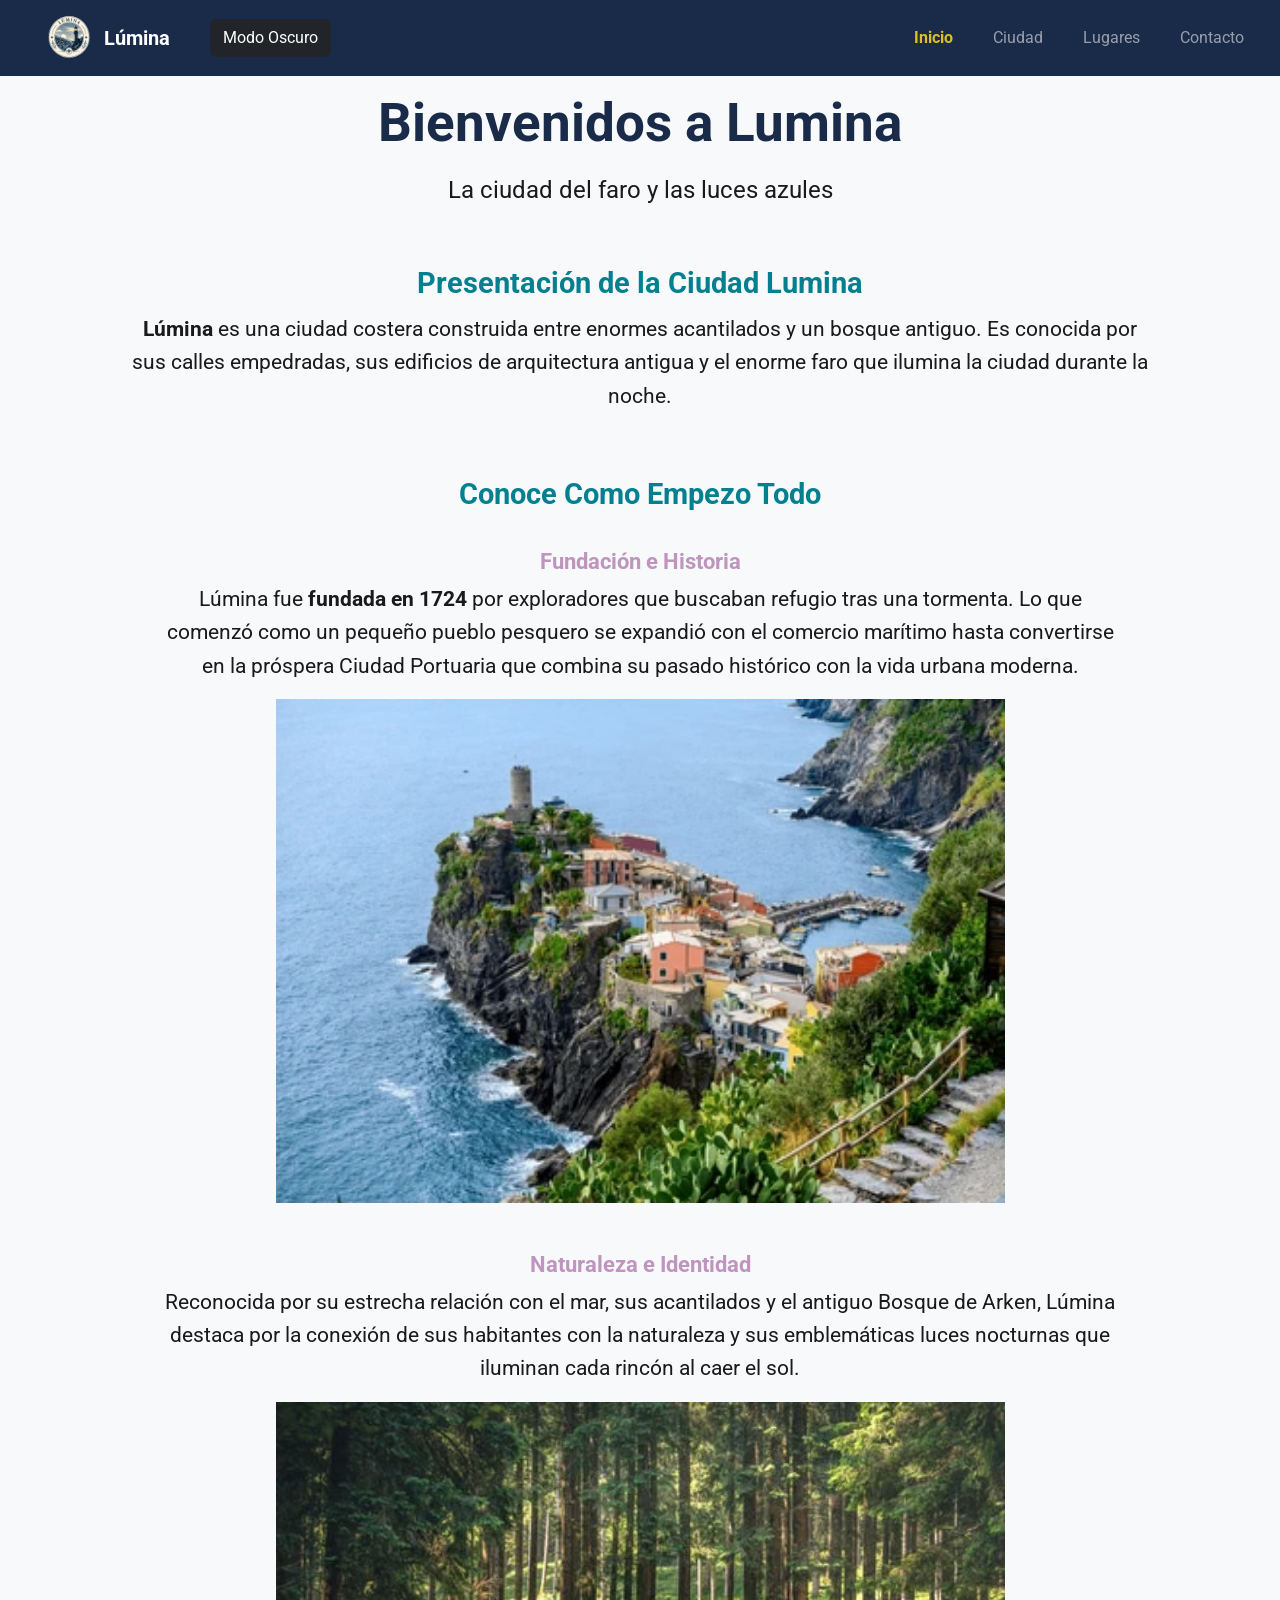
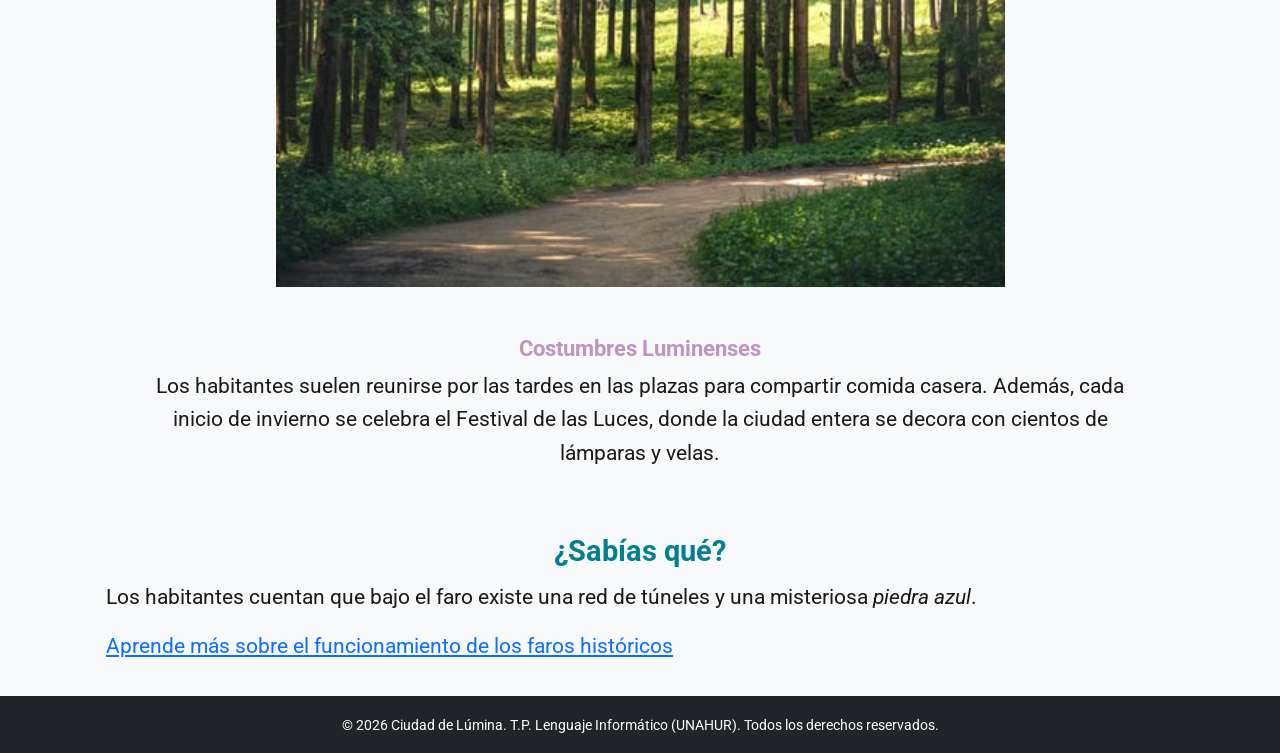
<file: index.html>
<!DOCTYPE html> 
<html lang="es">
<head> 
    <meta charset="UTF-8">
    <meta name="viewport" content="width=device-width, initial-scale=1.0">
    <title>Lúmina Guía Oficial de Turismo</title>
    <link rel="preconnect" href="https://fonts.googleapis.com">
    <link rel="preconnect" href="https://fonts.gstatic.com" crossorigin>
    <link href="https://fonts.googleapis.com/css2?family=Roboto:wght@400;700&display=swap" rel="stylesheet">
    <link href="https://cdn.jsdelivr.net/npm/bootstrap@5.3.3/dist/css/bootstrap.min.css" rel="stylesheet">
    <link rel="stylesheet" href="css/estilos.css">
</head>

<body>

<header>
    <nav class="navbar navbar-expand-lg navbar-dark bg-dark w-100 px-3 navbar-lumina">
        <div class="container-fluid">
            <a class="navbar-brand d-flex align-items-center" href="index.html" id="logo">
                <img src="img/Emblema-Náutico-Vintage-de-Lúmina.png" alt="Logo de la Oficina de Turismo de Lúmina" style="height: 50px; width: auto; margin-right: 10px;">
                <span class="fw-bold">Lúmina</span>
            </a>
            <button class="navbar-toggler" type="button" data-bs-toggle="collapse" data-bs-target="#navbarNav" aria-controls="navbarNav" aria-expanded="false" aria-label="Toggle navigation">
                <span class="navbar-toggler-icon"></span>
            </button>
            <button id="boton-modo-oscuro" type="button" class="btn btn-dark">Modo Oscuro</button>
            <div class="collapse navbar-collapse justify-content-end" id="navbarNav">
                <ul class="navbar-nav">
                    <li class="nav-item"><a class="nav-link active" href="index.html">Inicio</a></li>
                    <li class="nav-item"><a class="nav-link" href="ciudad.html">Ciudad</a></li>
                    <li class="nav-item"><a class="nav-link" href="lugares.html">Lugares</a></li>
                    <li class="nav-item"><a class="nav-link" href="contacto.html">Contacto</a></li>
                </ul>
            </div>
        </div>
    </nav>
</header>

<main>
    <section class="py-3 text-center">
        <h1>Bienvenidos a Lumina</h1>
        <p class="texto-parrafo">La ciudad del faro y las luces azules</p>
    </section>
    <section id="presentacion"> 
        <h2>Presentación de la Ciudad Lumina</h2>
        <p><strong>Lúmina</strong> es una ciudad costera construida entre enormes acantilados y un bosque antiguo. Es conocida por sus calles empedradas, sus edificios de arquitectura antigua y el enorme faro que ilumina la ciudad durante la noche.</p>
    </section>

    <section id="historia">
        <h2>Conoce Como Empezo Todo</h2>
        <article>
            <h3>Fundación e Historia</h3>
            <p>Lúmina fue <strong>fundada en 1724</strong> por exploradores que buscaban refugio tras una tormenta. Lo que comenzó como un pequeño pueblo pesquero se expandió con el comercio marítimo hasta convertirse en la próspera Ciudad Portuaria que combina su pasado histórico con la vida urbana moderna.</p>
            <img src="img/Acantilado-De-Lumina.png" alt="Vista panorámica de la costa y acantilados de Lúmina">
        </article>
        
        <article>
            <h3>Naturaleza e Identidad</h3>
            <p>Reconocida por su estrecha relación con el mar, sus acantilados y el antiguo Bosque de Arken, Lúmina destaca por la conexión de sus habitantes con la naturaleza y sus emblemáticas luces nocturnas que iluminan cada rincón al caer el sol.</p>
            <img src="img/Sendero-Bosque-Arken.avif" alt="Sendero rodeado de vegetación en el antiguo Bosque de Arken">
        </article>
        
        <article>
            <h3>Costumbres Luminenses</h3>
            <p>Los habitantes suelen reunirse por las tardes en las plazas para compartir comida casera. Además, cada inicio de invierno se celebra el Festival de las Luces, donde la ciudad entera se decora con cientos de lámparas y velas.</p>
        </article>
    </section>

    <aside>
        <h2>¿Sabías qué?</h2>
        <p>Los habitantes cuentan que bajo el faro existe una red de túneles y una misteriosa <em>piedra azul</em>.</p>
        <p><a href="https://es.wikipedia.org/wiki/Faro" target="_blank" rel="noopener noreferrer">Aprende más sobre el funcionamiento de los faros históricos</a></p>
    </aside>
</main>

<footer class="bg-dark text-white text-center py-3">
    <small>&copy; 2026 Ciudad de Lúmina. T.P. Lenguaje Informático (UNAHUR). Todos los derechos reservados.</small>
</footer>
<script src="https://cdn.jsdelivr.net/npm/bootstrap@5.3.3/dist/js/bootstrap.bundle.min.js"></script>
<script src="js/main.js"></script>
</body>
</html>
</file>
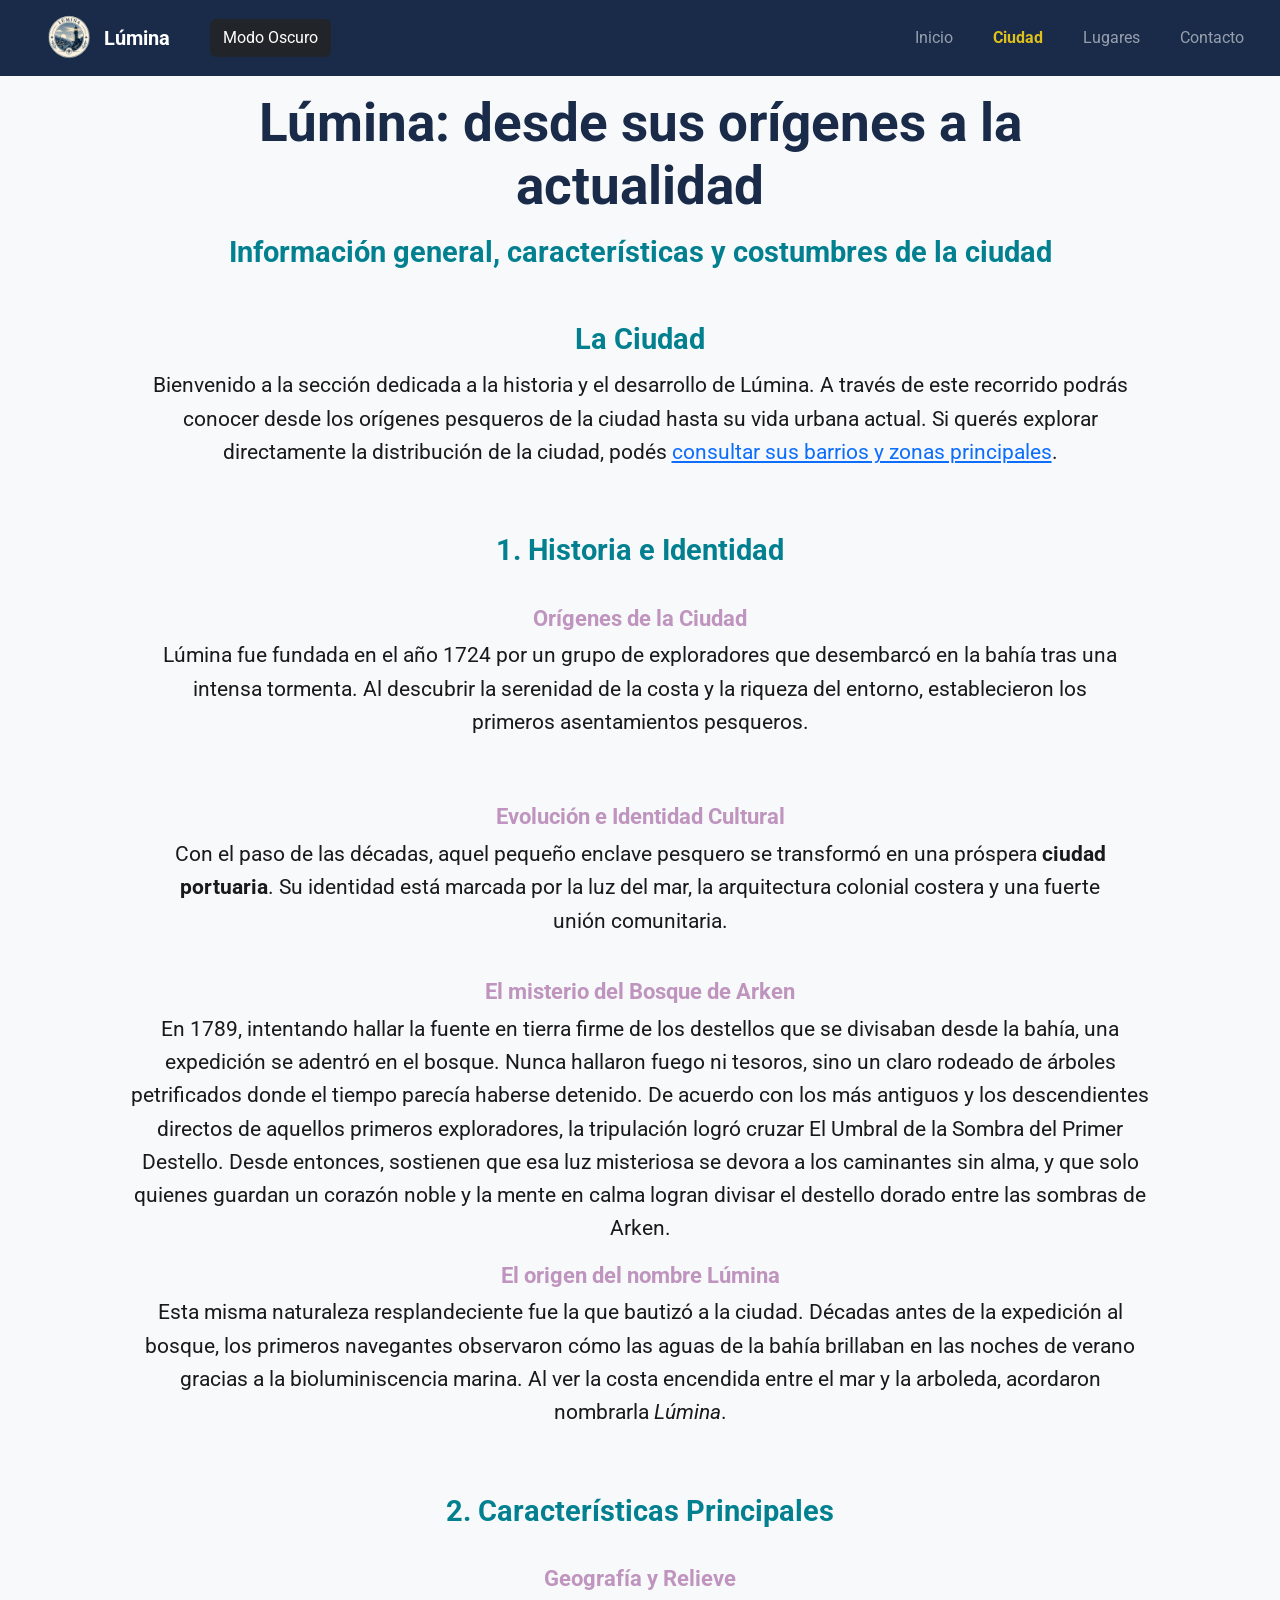
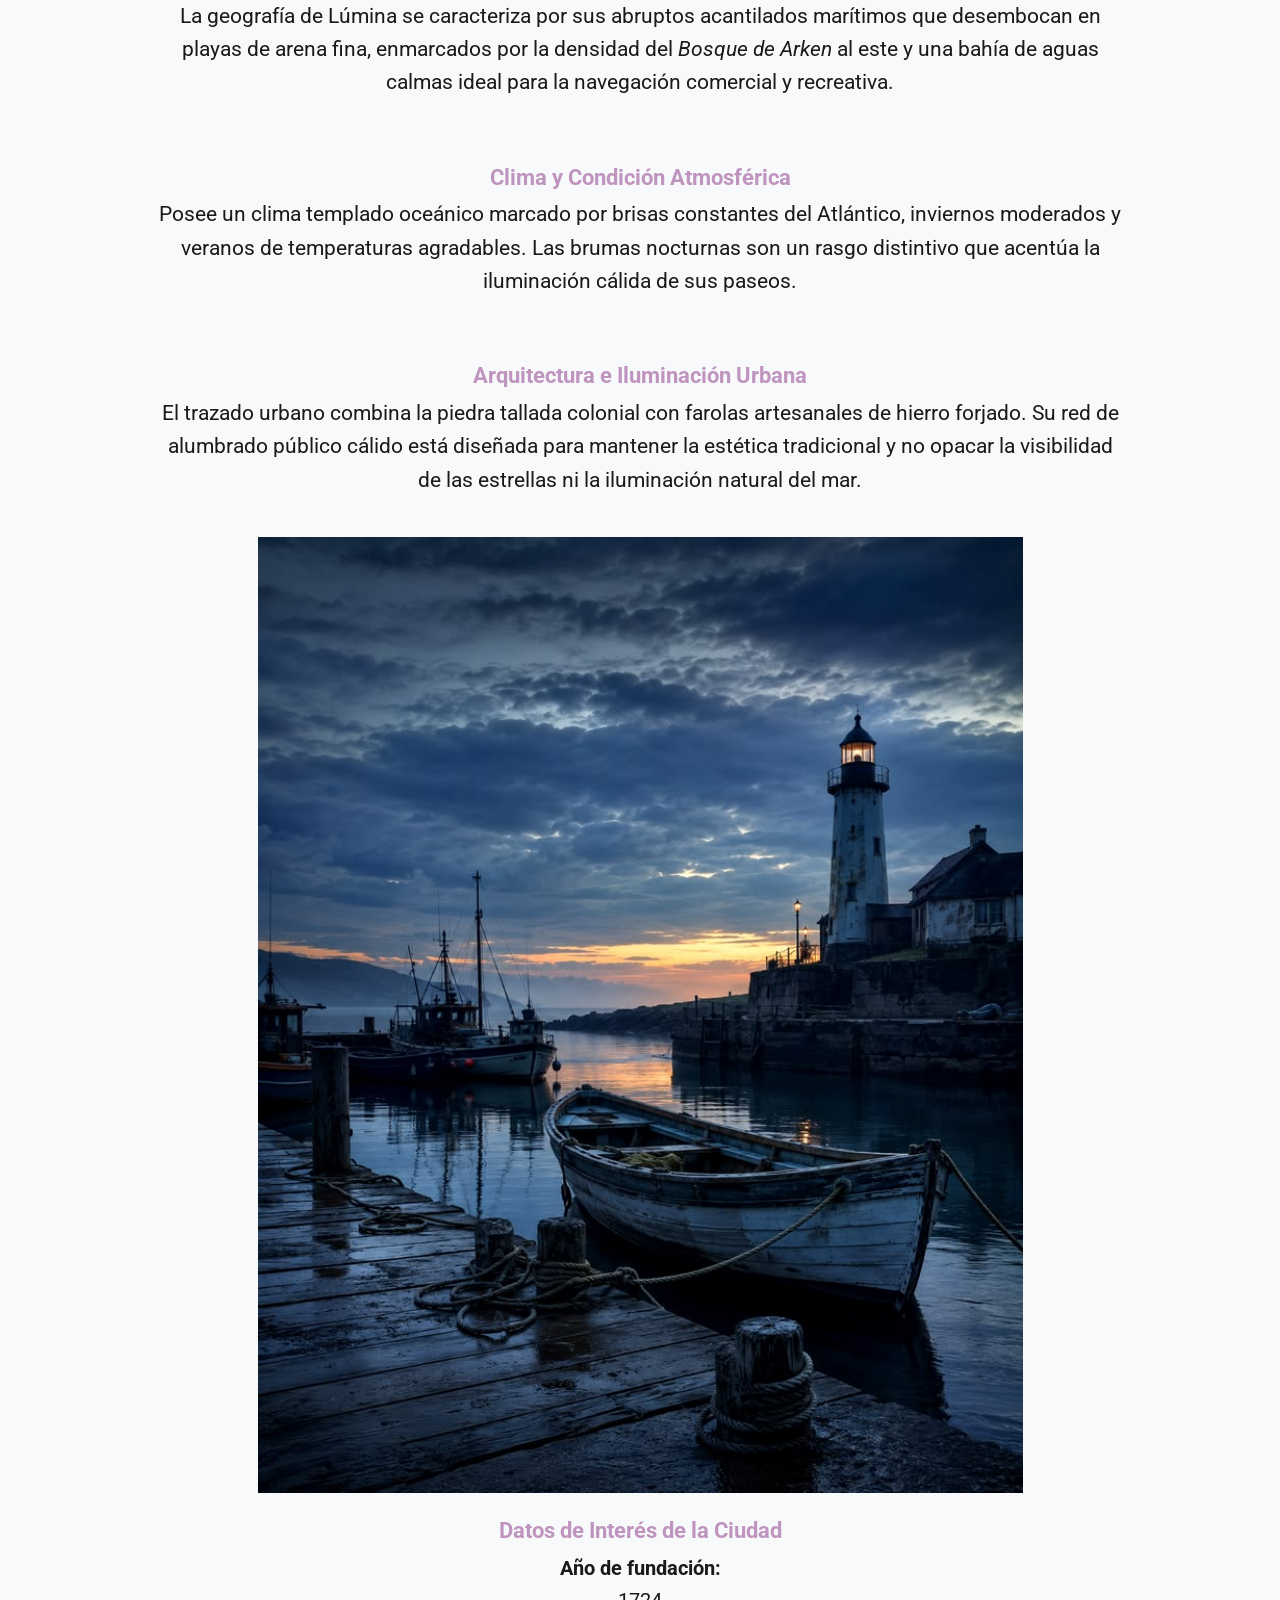
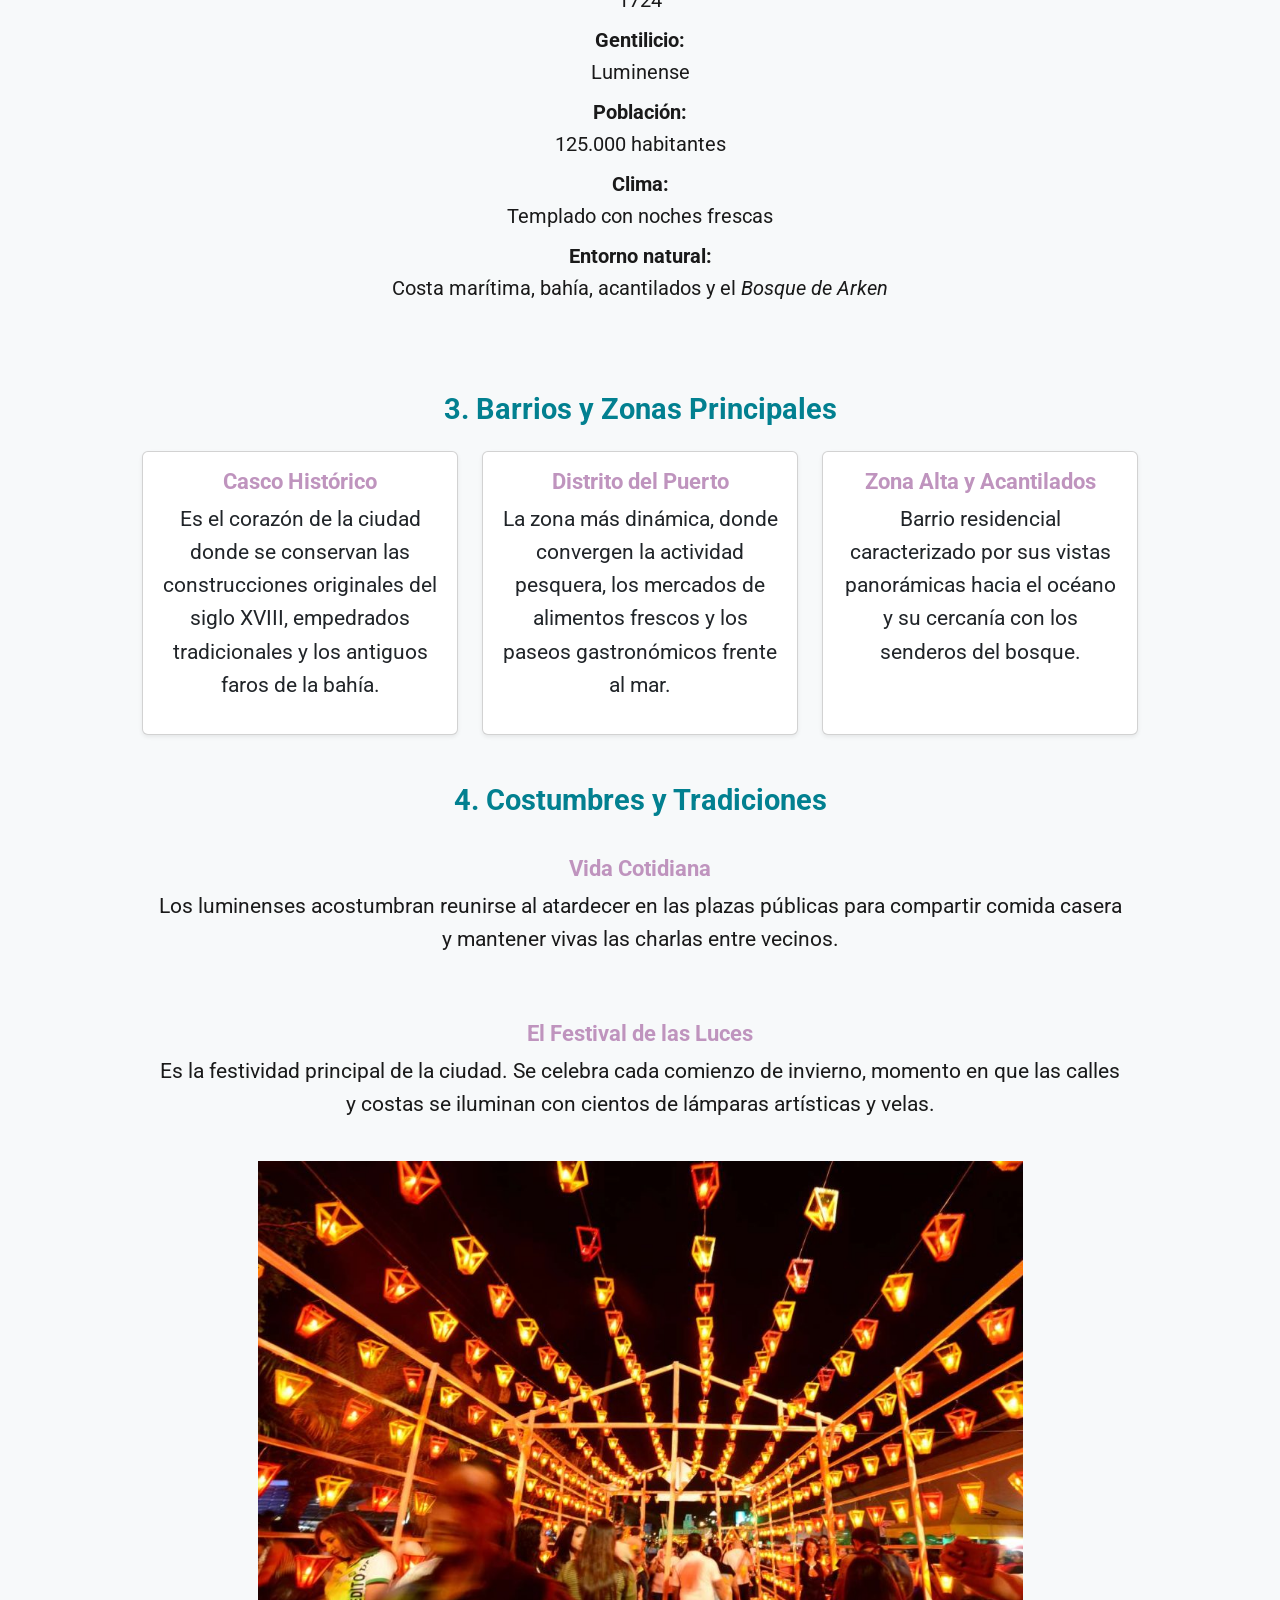
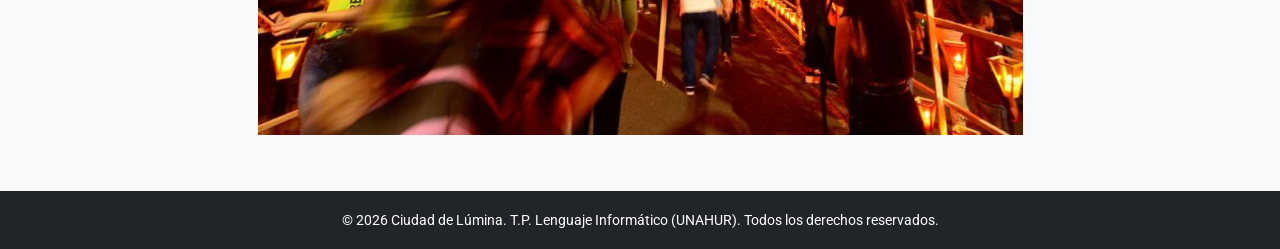
<file: ciudad.html>
<!DOCTYPE html>
<html lang="es">
<head>
    <meta charset="UTF-8">
    <meta name="viewport" content="width=device-width, initial-scale=1.0">
    <link rel="preconnect" href="https://fonts.googleapis.com">
    <link rel="preconnect" href="https://fonts.gstatic.com" crossorigin>
    <link href="https://fonts.googleapis.com/css2?family=Roboto:wght@400;700&display=swap" rel="stylesheet">
    <link href="https://cdn.jsdelivr.net/npm/bootstrap@5.3.3/dist/css/bootstrap.min.css" rel="stylesheet">
    <link rel="stylesheet" href="css/estilos.css">
    <title>Lúmina: desde sus orígenes a la actualidad</title>
</head>
<body>
    <header>
        <nav class="navbar navbar-expand-lg navbar-dark bg-dark w-100 px-3 navbar-lumina">
            <div class="container-fluid">
                <a class="navbar-brand d-flex align-items-center" href="index.html" id="logo">
                    <img src="img/Emblema-Náutico-Vintage-de-Lúmina.png" alt="Logo de la Oficina de Turismo de Lúmina" style="height: 50px; width: auto; margin-right: 10px;">
                    <span class="fw-bold">Lúmina</span>
                </a>
                <button class="navbar-toggler" type="button" data-bs-toggle="collapse" data-bs-target="#navbarNav" aria-controls="navbarNav" aria-expanded="false" aria-label="Toggle navigation">
                    <span class="navbar-toggler-icon"></span>
                </button>
                <button id="boton-modo-oscuro" type="button" class="btn btn-dark">Modo Oscuro</button>
                <div class="collapse navbar-collapse justify-content-end" id="navbarNav">
                    <ul class="navbar-nav">
                        <li class="nav-item"><a class="nav-link" href="index.html">Inicio</a></li>
                        <li class="nav-item"><a class="nav-link active" href="ciudad.html">Ciudad</a></li>
                        <li class="nav-item"><a class="nav-link" href="lugares.html">Lugares</a></li>
                        <li class="nav-item"><a class="nav-link" href="contacto.html">Contacto</a></li>
                    </ul>
                </div>
            </div>
        </nav>
    </header>
    <main>
        <section class="py-3 text-center">
            <h1>Lúmina: desde sus orígenes a la actualidad</h1>
            <h2>Información general, características y costumbres de la ciudad</h2>
        </section>

        <section id="introduccion">
            <h2>La Ciudad</h2>
            <p>Bienvenido a la sección dedicada a la historia y el desarrollo de Lúmina. A través de este 
            recorrido podrás conocer desde los orígenes pesqueros de la ciudad hasta su vida urbana actual. 
            Si querés explorar directamente la distribución de la ciudad, podés <a href="#barrios">consultar 
            sus barrios y zonas principales</a>.</p>       
         </section>
        <section id="historia">
            <h2>1. Historia e Identidad</h2>
            <article>
                <h3>Orígenes de la Ciudad</h3>
                <p>Lúmina fue fundada en el año 1724 por un grupo de exploradores que desembarcó 
                en la bahía tras una intensa tormenta. Al descubrir la serenidad de la costa y 
                la riqueza del entorno, establecieron los primeros asentamientos pesqueros.</p>
            </article>
            <article>
                <h3>Evolución e Identidad Cultural</h3>
                <p>Con el paso de las décadas, aquel pequeño enclave pesquero se transformó en 
                una próspera <strong>ciudad portuaria</strong>. Su identidad está marcada por 
                la luz del mar, la arquitectura colonial costera y una fuerte unión comunitaria.</p>
            </article>
            <aside>
                <h3>El misterio del Bosque de Arken</h3>
                <p>En 1789, intentando hallar la fuente en tierra firme de los destellos que se divisaban
                desde la bahía, una expedición se adentró en el bosque. Nunca hallaron fuego ni tesoros, 
                sino un claro rodeado de árboles petrificados donde el tiempo parecía haberse detenido. 
                De acuerdo con los más antiguos y los descendientes directos de aquellos primeros 
                exploradores, la tripulación logró cruzar El Umbral de la Sombra del Primer Destello. 
                Desde entonces, sostienen que esa luz misteriosa se devora a los caminantes sin alma, y 
                que solo quienes guardan un corazón noble y la mente en calma logran divisar el destello 
                dorado entre las sombras de Arken.</p>
            </aside>
            <aside>
                <h3>El origen del nombre Lúmina</h3>
                <p>Esta misma naturaleza resplandeciente fue la que bautizó a la ciudad. Décadas antes de
                    la expedición al bosque, los primeros navegantes observaron cómo las aguas de la 
                    bahía brillaban en las noches de verano gracias a la bioluminiscencia marina. Al ver
                    la costa encendida entre el mar y la arboleda, acordaron nombrarla 
                    <em>Lúmina</em>.</p>
            </aside>
        </section>
        <section id="caracteristicas">
            <h2>2. Características Principales</h2>
            <article>
                <h3>Geografía y Relieve</h3>
                <p>La geografía de Lúmina se caracteriza por sus abruptos acantilados marítimos que 
                desembocan en playas de arena fina, enmarcados por la densidad del <em>Bosque de 
                Arken</em> al este y una bahía de aguas calmas ideal para la navegación comercial
                y recreativa.</p>
            </article>
            <article>
                <h3>Clima y Condición Atmosférica</h3>
                <p>Posee un clima templado oceánico marcado por brisas constantes del Atlántico, 
                inviernos moderados y veranos de temperaturas agradables. Las brumas nocturnas son un
                rasgo distintivo que acentúa la iluminación cálida de sus paseos.</p>
            </article>
            <article>
                <h3>Arquitectura e Iluminación Urbana</h3>
                <p>El trazado urbano combina la piedra tallada colonial con farolas artesanales de hierro
                forjado. Su red de alumbrado público cálido está diseñada para mantener la estética
                tradicional y no opacar la visibilidad de las estrellas ni la iluminación natural del 
                mar.</p>
            </article>
             <img src="img/Muelle-Con-Faro-De-Fondo.jpg" alt="Vista panorámica nocturna del puerto de Lúmina con barcos pesqueros amarrados y luces en la costa">
            <article id="datos-de-interes">
                <h3>Datos de Interés de la Ciudad</h3>
                <dl>
                    <dt>Año de fundación:</dt>
                    <dd>1724</dd>
                    
                    <dt>Gentilicio:</dt>
                    <dd>Luminense</dd>

                    <dt>Población:</dt>
                    <dd>125.000 habitantes</dd>

                    <dt>Clima:</dt>
                    <dd>Templado con noches frescas</dd>

                    <dt>Entorno natural:</dt>   
                    <dd>Costa marítima, bahía, acantilados y el <em>Bosque de Arken</em></dd>
                </dl>
            </article>
        </section>
        <section id="barrios" class="py-4">
            <div class="container">
                <h2 class="text-center mb-4">3. Barrios y Zonas Principales</h2>
                <div class="row g-4">
                    <div class="col-12 col-md-4">
                        <article class="card h-100 p-3 shadow-sm">
                        <h3>Casco Histórico</h3>
                        <p>Es el corazón de la ciudad donde se conservan las construcciones originales del siglo 
                         XVIII, empedrados tradicionales y los antiguos faros de la bahía.</p>
                        </article>
                    </div>
                    <div class="col-12 col-md-4">
                        <article class="card h-100 p-3 shadow-sm">
                        <h3>Distrito del Puerto</h3>
                        <p>La zona más dinámica, donde convergen la actividad pesquera, los mercados de alimentos
                        frescos y los paseos gastronómicos frente al mar.</p>
                        </article>
                    </div>
                    <div class="col-12 col-md-4">
                        <article class="card h-100 p-3 shadow-sm">
                        <h3>Zona Alta y Acantilados</h3>
                        <p>Barrio residencial caracterizado por sus vistas panorámicas hacia el océano y su 
                        cercanía con los senderos del bosque.</p>
                        </article>
                    </div>
                </div>
            </div>
        </section>
        <section id="costumbres">
            <h2>4. Costumbres y Tradiciones</h2>
            <article>
                <h3>Vida Cotidiana</h3>
                <p>Los luminenses acostumbran reunirse al atardecer en las plazas públicas para compartir
                comida casera y mantener vivas las charlas entre vecinos.</p>
            </article>
            <article>
                <h3>El Festival de las Luces</h3>
                <p>Es la festividad principal de la ciudad. Se celebra cada comienzo de invierno, momento
                en que las calles y costas se iluminan con cientos de lámparas artísticas y velas.</p>
            </article>
            <img src="img/Festival-De-Luces.jpg" alt="Faroles de luces tradicionales colgados en las calles empedradas durante la celebración del Festival de las Luces">
        </section>
    </main>
    <footer class="bg-dark text-white text-center py-3">
        <small>&copy; 2026 Ciudad de Lúmina. T.P. Lenguaje Informático (UNAHUR). Todos los derechos reservados.</small>
    </footer>    
    <script src="https://cdn.jsdelivr.net/npm/bootstrap@5.3.3/dist/js/bootstrap.bundle.min.js"></script>
    <script src="js/main.js"></script>
</body>
</html>
</file>
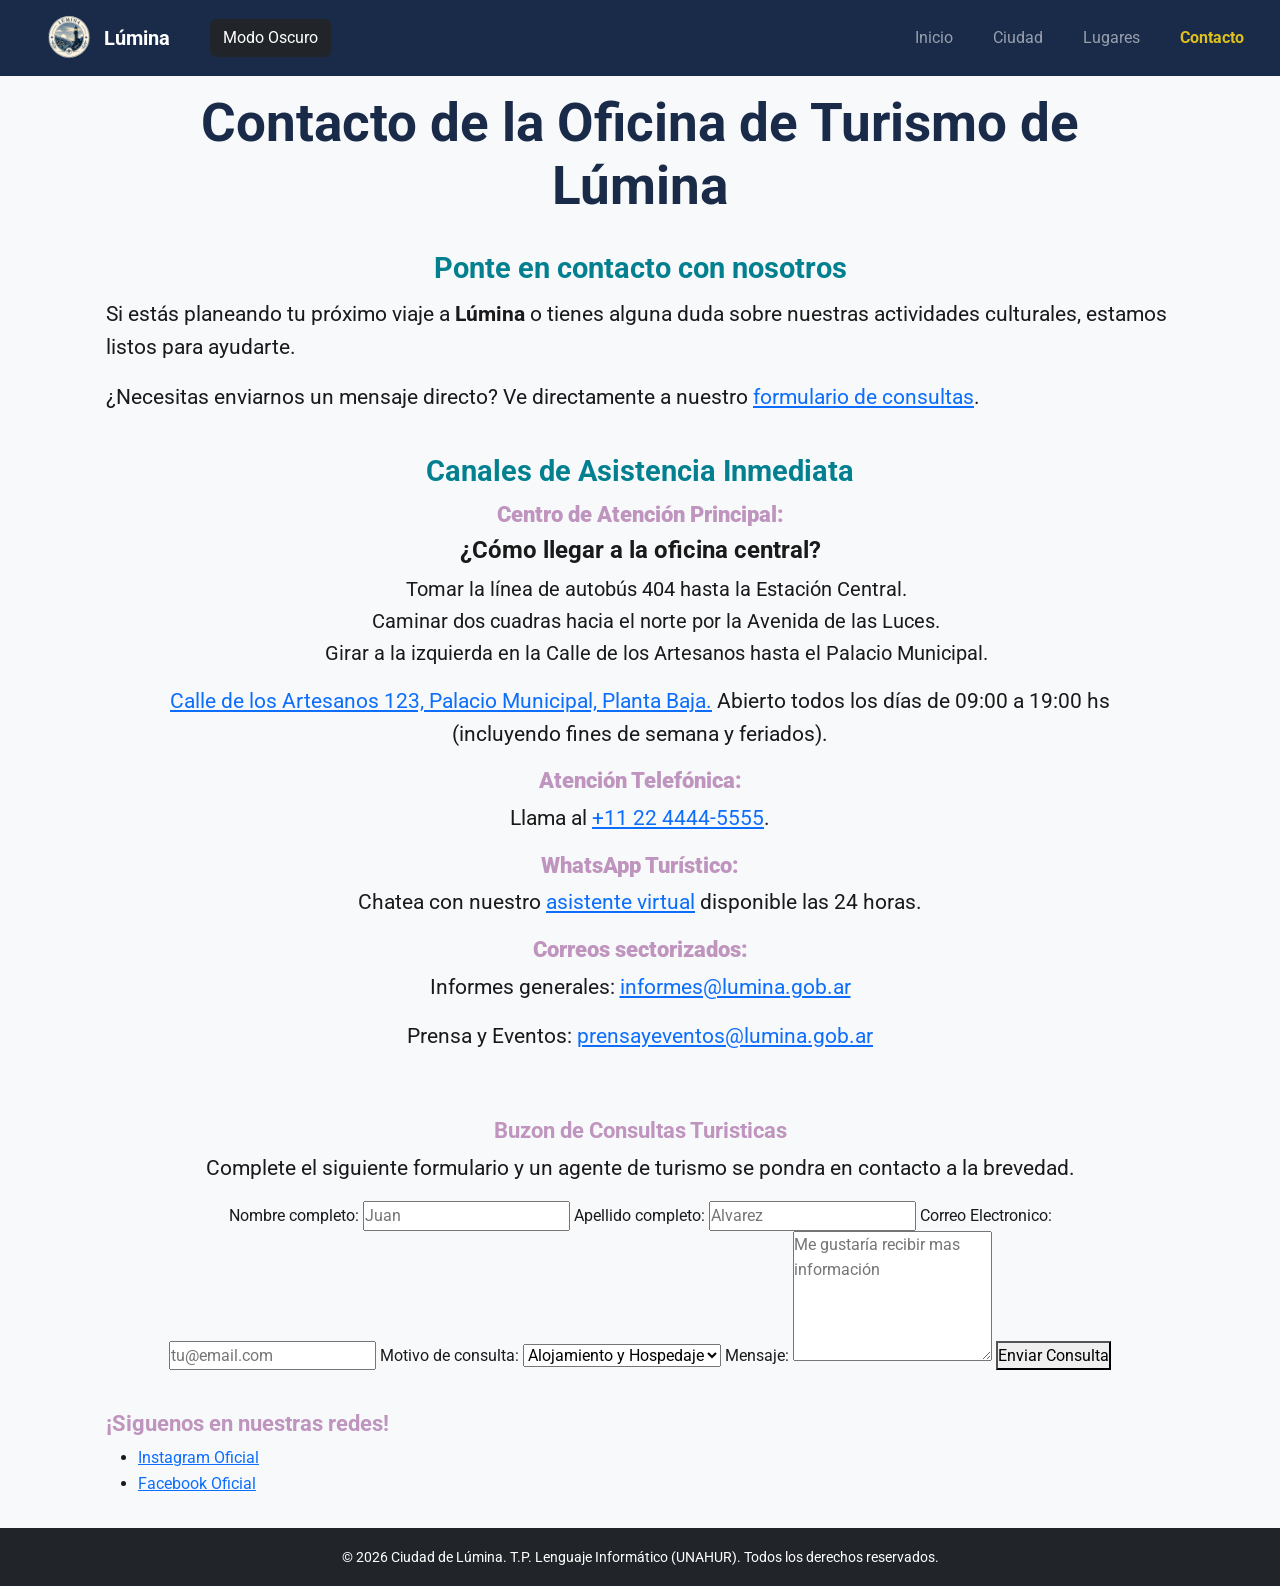
<file: contacto.html>
<!DOCTYPE html>
<html lang="es">
    <head>
        <meta charset="UTF-8">
        <meta name="viewport" content="width=device-width, initial-scale=1.0">
        
        <title>Contacto de la Oficina de Turismo de Lúmina</title>
        <meta name="description" content="Todos los medios de contacto oficiales de la oficina de turismo de Lúmina">
        
        <link rel="preconnect" href="https://fonts.googleapis.com">
        <link rel="preconnect" href="https://fonts.gstatic.com" crossorigin>
        <link href="https://cdn.jsdelivr.net/npm/bootstrap@5.3.3/dist/css/bootstrap.min.css" rel="stylesheet">
        <link href="https://fonts.googleapis.com/css2?family=Roboto:wght@400;700&display=swap" rel="stylesheet">
        <link rel="stylesheet" href="css/estilos.css">
    </head>
    <body>
        <header>
            <nav class="navbar navbar-expand-lg navbar-dark bg-dark w-100 px-3 navbar-lumina">
                <div class="container-fluid">
                    <a class="navbar-brand d-flex align-items-center" href="index.html" id="logo">
                        <img src="img/Emblema-Náutico-Vintage-de-Lúmina.png" alt="Logo de la Oficina de Turismo de Lúmina" style="height: 50px; width: auto; margin-right: 10px;">
                        <span class="fw-bold">Lúmina</span>
                    </a>
                    <button class="navbar-toggler" type="button" data-bs-toggle="collapse" data-bs-target="#navbarNav" aria-controls="navbarNav" aria-expanded="false" aria-label="Toggle navigation">
                        <span class="navbar-toggler-icon"></span>
                    </button>
                    <button id="boton-modo-oscuro" type="button" class="btn btn-dark">Modo Oscuro</button>
                    <div class="collapse navbar-collapse justify-content-end" id="navbarNav">
                        <ul class="navbar-nav">
                            <li class="nav-item"><a class="nav-link" href="index.html">Inicio</a></li>
                            <li class="nav-item"><a class="nav-link" href="ciudad.html">Ciudad</a></li>
                            <li class="nav-item"><a class="nav-link" href="lugares.html">Lugares</a></li>
                            <li class="nav-item"><a class="nav-link active" href="contacto.html">Contacto</a></li>
                        </ul>
                    </div>
                </div>
            </nav>
        </header>

        <main>
            <section class="py-3 text-center">
                <h1>Contacto de la Oficina de Turismo de Lúmina</h1>
            </section>

            <h2>Ponte en contacto con nosotros</h2>
            <p>Si estás planeando tu próximo viaje a <strong>Lúmina</strong> o tienes alguna duda sobre nuestras actividades culturales, estamos listos para ayudarte.</p>
            <p>¿Necesitas enviarnos un mensaje directo? Ve directamente a nuestro <a href="#formulario-contacto">formulario de consultas</a>.</p>
            
            <section id="contactos">
                <h2>Canales de Asistencia Inmediata</h2>
                <div>
                    <h3><strong>Centro de Atención Principal:</strong></h3>
                    <h4><strong>¿Cómo llegar a la oficina central?</strong></h4>
                    <ol id="indice">
                        <li>Tomar la línea de autobús 404 hasta la Estación Central.</li>
                        <li>Caminar dos cuadras hacia el norte por la Avenida de las Luces.</li>
                        <li>Girar a la izquierda en la Calle de los Artesanos hasta el Palacio Municipal.</li>
                    </ol>
                    <p><a href="https://maps.app.goo.gl/nRGPRQshta8Azin26" target="_blank" rel="noopener noreferrer">Calle de los Artesanos 123, Palacio Municipal, Planta Baja.</a> Abierto todos los días de 09:00 a 19:00 hs (incluyendo fines de semana y feriados).</p>
                </div>
                <div>
                    <h3><strong> Atención Telefónica:</strong></h3>
                    <p>Llama al <a href="tel:+112244445555">+11 22 4444-5555</a>.</p>
                </div>
                <div>
                    <h3><strong>WhatsApp Turístico:</strong></h3>
                    <p>Chatea con nuestro <a href="tel:+112233445566">asistente virtual</a> disponible las 24 horas.</p>
                </div>
                <div>
                    <h3><strong>Correos sectorizados: </strong></h3>
                    <p>Informes generales: <a href="mailto:informes@lumina.gob.ar">informes@lumina.gob.ar</a></p>
                    <p>Prensa y Eventos: <a href="mailto:prensayeventos@lumina.gob.ar">prensayeventos@lumina.gob.ar</a></p>
                </div>
            </section>

            <section id="formulario-contacto">
                <h3>Buzon de Consultas Turisticas</h3>
                <p>Complete el siguiente formulario y un agente de turismo se pondra en contacto a la brevedad.</p>
                <form id="form-contacto" action="#" method="post">
                    <label for="nombre">Nombre completo: </label>
                    <input type="text" id="nombre" name="nombre" placeholder="Juan" required>

                    <label for="apellido">Apellido completo: </label>
                    <input type="text" id="apellido" name="apellido" placeholder="Alvarez" required>

                    <label for="email">Correo Electronico: </label>
                    <input type="email" id="email" name="email" placeholder="tu@email.com" required>
                    
                    <label for="motivo">Motivo de consulta: </label>
                    <select name="motivo" id="motivo">
                        <option value="hoteles">Alojamiento y Hospedaje</option>
                        <option value="eventos">Calendario de Eventos</option>
                        <option value="guias">Excursiones Guiadas</option>
                        <option value="otros">Otros Asuntos</option>
                    </select>

                    <label for="mensaje">Mensaje: </label>
                    <textarea name="mensaje" id="mensaje" rows="5" placeholder="Me gustaría recibir mas información" required></textarea>

                    <button type="submit" class="boton-de-enviar">Enviar Consulta</button>

                    <p id="msg-contacto" class="mt-2"></p>
                </form>
            </section>
            <aside>
                <h3>¡Siguenos en nuestras redes!</h3>
                <ul>
                    <li><a href="https://www.instagram.com/?hl=es" target="_blank" rel="noopener noreferrer">Instagram Oficial</a></li>
                    <li><a href="https://www.facebook.com/?locale=es_LA" target="_blank" rel="noopener noreferrer">Facebook Oficial</a></li>
                </ul>
            </aside>
        </main>

        <footer class="bg-dark text-white text-center py-3">
            <small>&copy; 2026 Ciudad de Lúmina. T.P. Lenguaje Informático (UNAHUR). Todos los derechos reservados.</small>
        </footer>
        <script src="https://cdn.jsdelivr.net/npm/bootstrap@5.3.3/dist/js/bootstrap.bundle.min.js"></script>
        <script src="js/main.js"></script>
    </body>
</html>
</file>
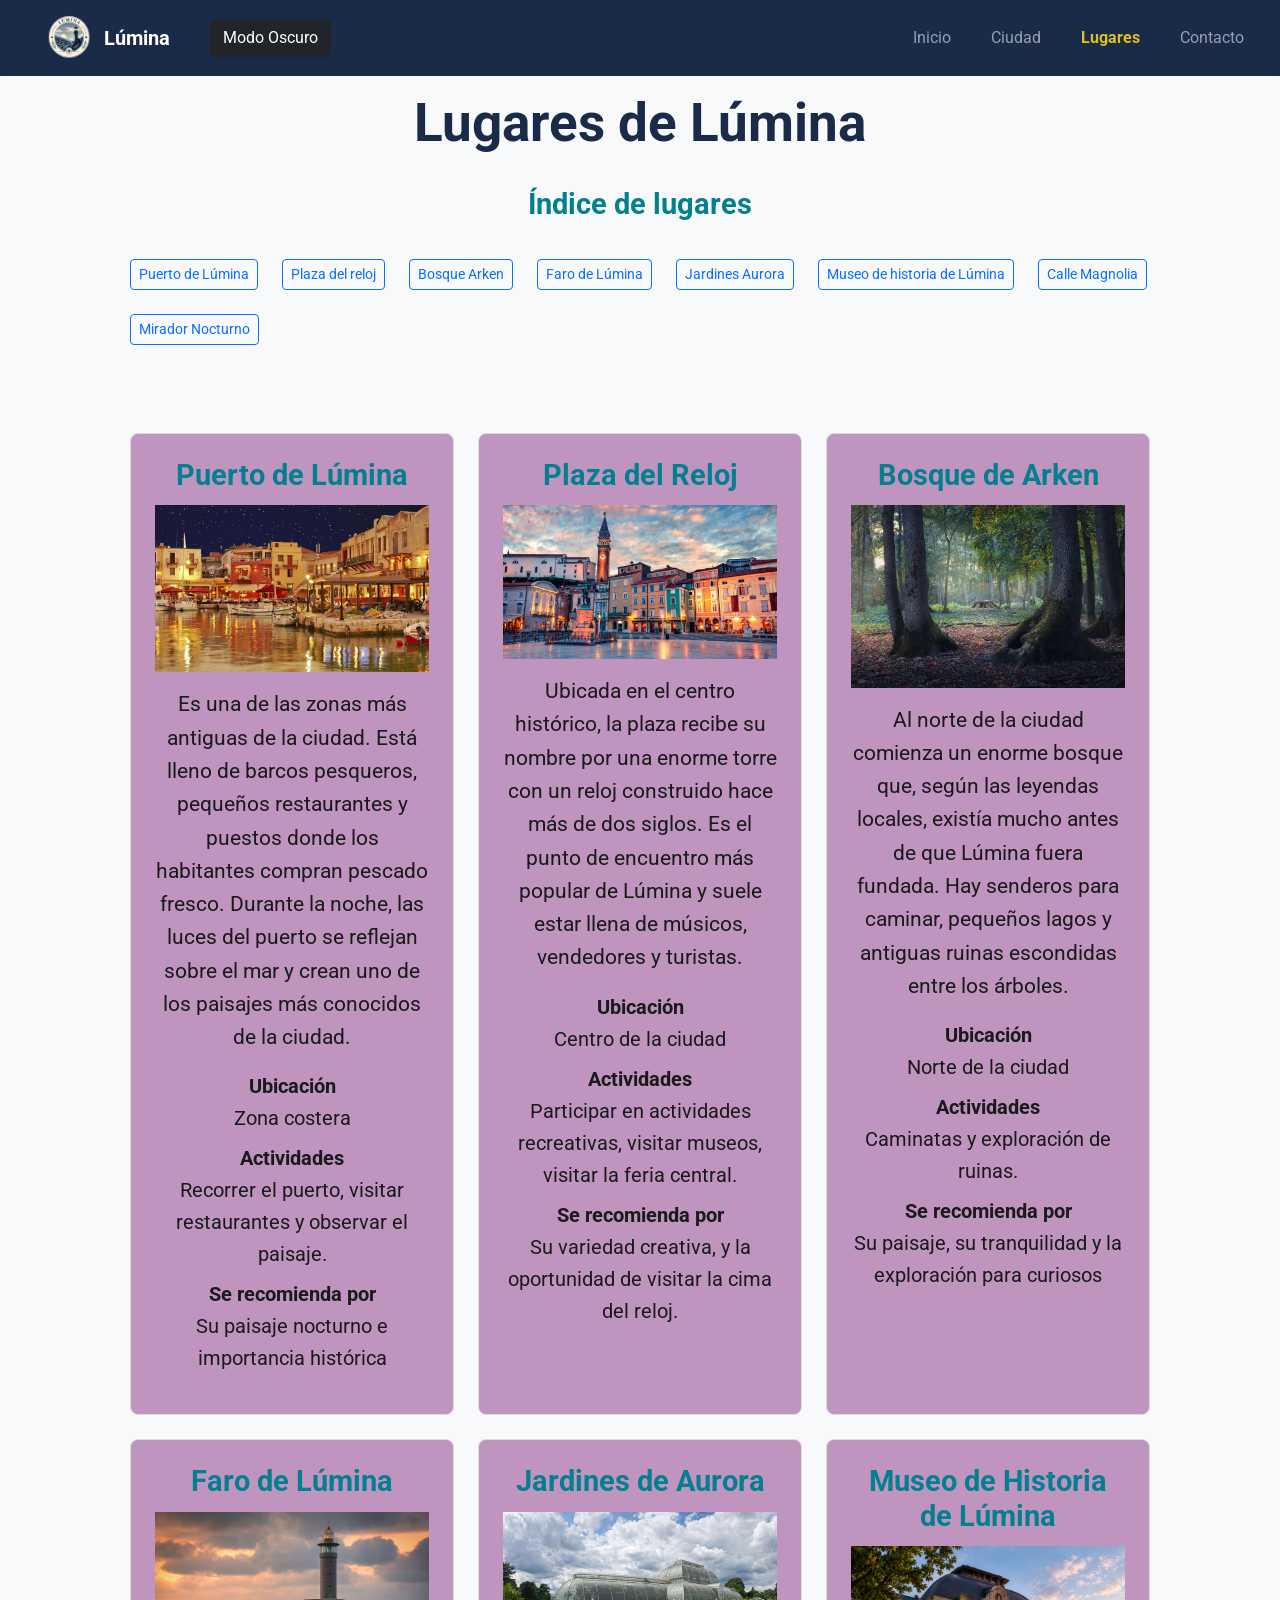
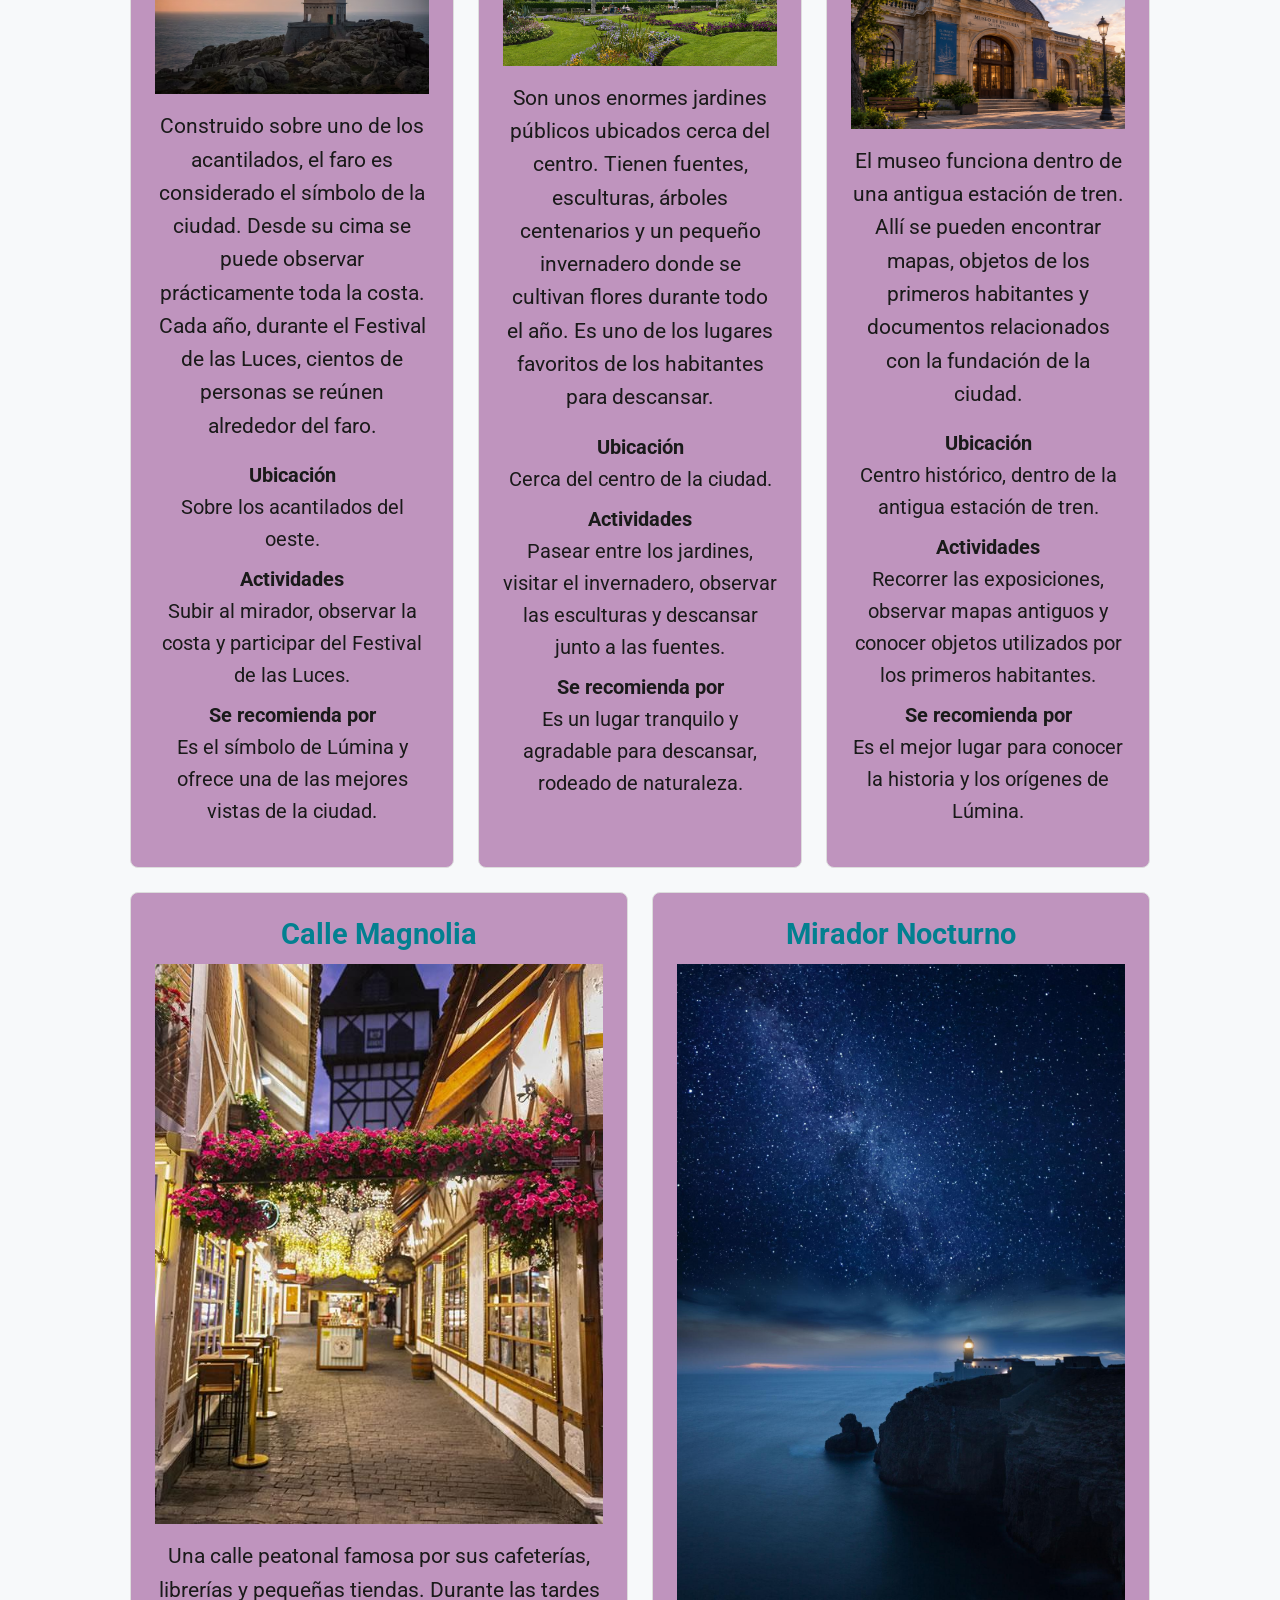
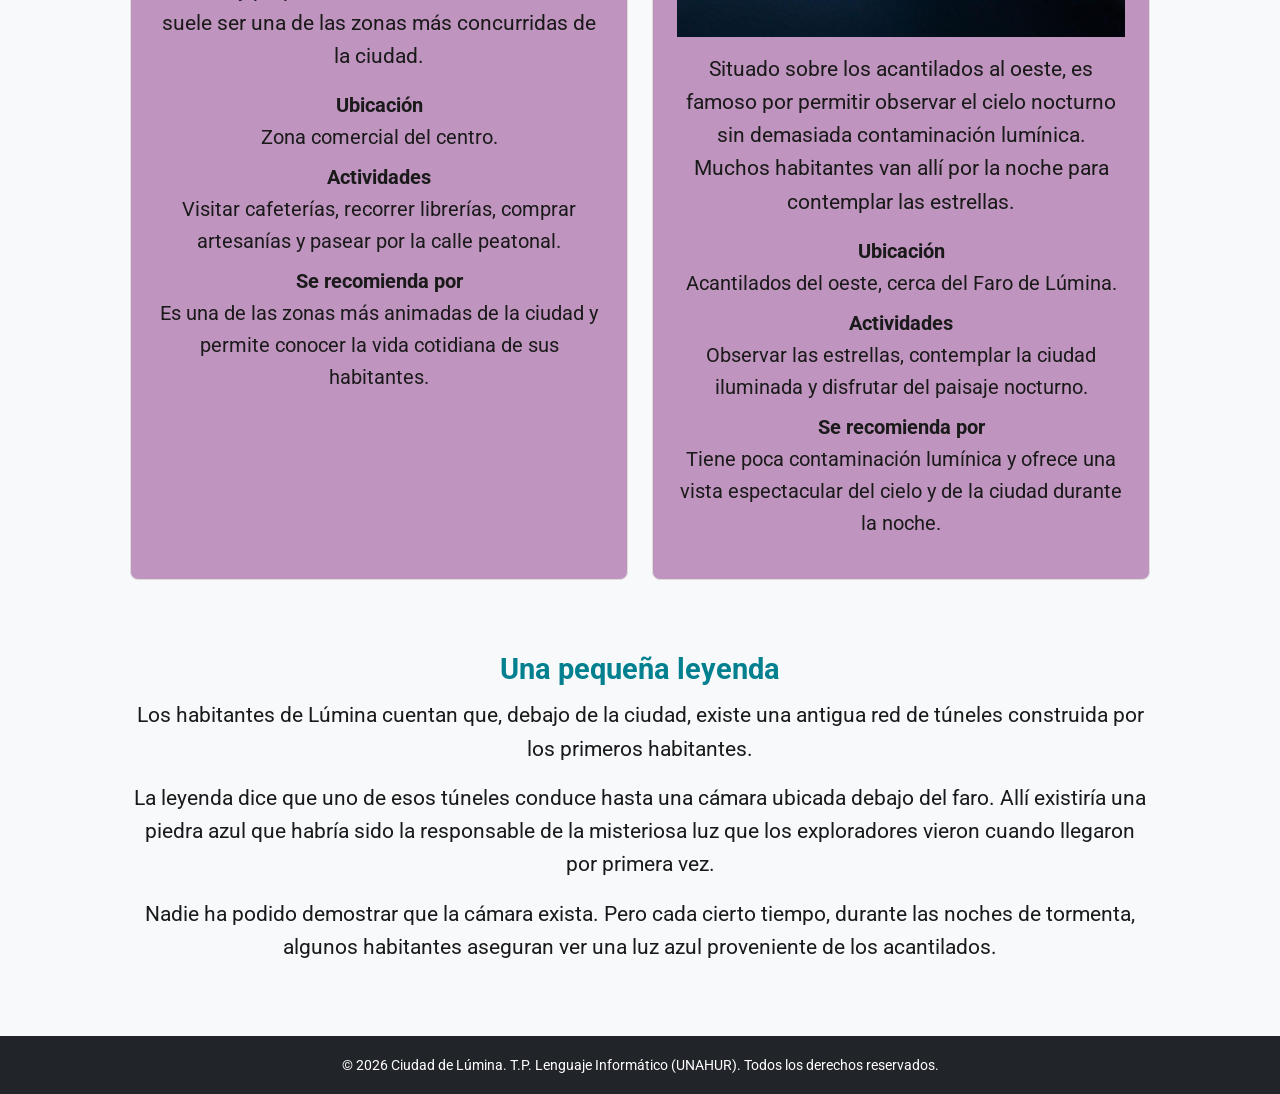
<file: lugares.html>
<!DOCTYPE html>
<html lang="es">
<head>
    <meta charset="UTF-8">
    <meta name="viewport" content="width=device-width, initial-scale=1.0">
    <link rel="preconnect" href="https://fonts.googleapis.com">
    <link rel="preconnect" href="https://fonts.gstatic.com" crossorigin>
    <link href="https://cdn.jsdelivr.net/npm/bootstrap@5.3.3/dist/css/bootstrap.min.css" rel="stylesheet">
    <link href="https://fonts.googleapis.com/css2?family=Roboto:wght@400;700&display=swap" rel="stylesheet">
    <link rel="stylesheet" href="css/estilos.css">
    <title>Lugares de Lúmina</title>
</head>
<body>
    <header>
        <nav class="navbar navbar-expand-lg navbar-dark bg-dark w-100 px-3 navbar-lumina">
            <div class="container-fluid">
                <a class="navbar-brand d-flex align-items-center" href="index.html" id="logo">
                    <img src="img/Emblema-Náutico-Vintage-de-Lúmina.png" alt="Logo de la Oficina de Turismo de Lúmina" style="height: 50px; width: auto; margin-right: 10px;">
                    <span class="fw-bold">Lúmina</span>
                </a>
                <button class="navbar-toggler" type="button" data-bs-toggle="collapse" data-bs-target="#navbarNav" aria-controls="navbarNav" aria-expanded="false" aria-label="Toggle navigation">
                    <span class="navbar-toggler-icon"></span>
                </button>
                <button id="boton-modo-oscuro" type="button" class="btn btn-dark">Modo Oscuro</button>
                <div class="collapse navbar-collapse justify-content-end" id="navbarNav">
                    <ul class="navbar-nav">
                        <li class="nav-item"><a class="nav-link" href="index.html">Inicio</a></li>
                        <li class="nav-item"><a class="nav-link" href="ciudad.html">Ciudad</a></li>
                        <li class="nav-item"><a class="nav-link active" href="lugares.html">Lugares</a></li>
                        <li class="nav-item"><a class="nav-link" href="contacto.html">Contacto</a></li>
                    </ul>
                </div>
            </div>
        </nav>
    </header>
    <main>
        <section class="py-3 text-center">
            <h1>Lugares de Lúmina</h1>
        </section>
        <h2>Índice de lugares</h2>
        <section class="texto-parrafo">
            <div class="d-flex flex-wrap gap-4" id="indice">
                
                    <a href="#puerto" class="btn btn-outline-primary btn-sm">Puerto de Lúmina</a>
                    <a href="#plaza-del-reloj" class="btn btn-outline-primary btn-sm" >Plaza del reloj</a>
                    <a href="#bosque-arken" class="btn btn-outline-primary btn-sm">Bosque Arken</a>
                    <a href="#faro" class="btn btn-outline-primary btn-sm">Faro de Lúmina</a>
                    <a href="#jardines-aurora" class="btn btn-outline-primary btn-sm">Jardines Aurora</a>
                    <a href="#museo-historia" class="btn btn-outline-primary btn-sm">Museo de historia de Lúmina</a>
                    <a href="#calle-magnolia" class="btn btn-outline-primary btn-sm">Calle Magnolia</a>
                    <a href="#mirador-nocturno" class="btn btn-outline-primary btn-sm">Mirador Nocturno</a>
                
            </div>
        </section>
        <section>
            <div class="lugares-flex">
                <article id="puerto">
                    <h2>Puerto de Lúmina</h2>
                    <img src="img/Puerto.jfif" alt="Puerto">
                    <p>Es una de las zonas más antiguas de la ciudad. Está lleno de barcos pesqueros, pequeños restaurantes y puestos donde los habitantes compran pescado fresco. Durante la noche, las luces del puerto se reflejan sobre el mar y crean uno de los paisajes más conocidos de la ciudad.</p>
                    <dl>
                        <dt>Ubicación</dt><dd>Zona costera</dd>
                        <dt>Actividades</dt><dd>Recorrer el puerto, visitar restaurantes y observar el paisaje.</dd>
                        <dt>Se recomienda por</dt><dd>Su paisaje nocturno e importancia histórica</dd>
                    </dl>
                </article>
                <article id="plaza-del-reloj">
                    <h2>Plaza del Reloj</h2>
                    <img src="img/Plaza-Reloj.jfif" alt="Plaza Del Reloj">
                    <p>Ubicada en el centro histórico, la plaza recibe su nombre por una enorme torre con un reloj construido hace más de dos siglos. Es el punto de encuentro más popular de Lúmina y suele estar llena de músicos, vendedores y turistas.</p>
                    <dl>
                        <dt>Ubicación</dt><dd>Centro de la ciudad</dd>
                        <dt>Actividades</dt><dd>Participar en actividades recreativas, visitar museos, visitar la feria central.</dd>
                        <dt>Se recomienda por</dt><dd>Su variedad creativa, y la oportunidad de visitar la cima del reloj.</dd>
                    </dl>
                </article>
                <article id="bosque-arken">
                    <h2>Bosque de Arken</h2>
                    <img src="img/Bosque-Arken.webp" alt="Bosque Arken">
                    <p>Al norte de la ciudad comienza un enorme bosque que, según las leyendas locales, existía mucho antes de que Lúmina fuera fundada. Hay senderos para caminar, pequeños lagos y antiguas ruinas escondidas entre los árboles.</p>
                    <dl>
                        <dt>Ubicación</dt><dd>Norte de la ciudad</dd>
                        <dt>Actividades</dt><dd>Caminatas y exploración de ruinas.</dd>
                        <dt>Se recomienda por</dt><dd>Su paisaje, su tranquilidad y la exploración para curiosos</dd>
                    </dl>
                </article>
                <article id="faro">
                    <h2>Faro de Lúmina</h2>
                    <img src="img/Faro-acantilado.avif" alt="Faro oeste">
                    <p>Construido sobre uno de los acantilados, el faro es considerado el símbolo de la ciudad. Desde su cima se puede observar prácticamente toda la costa. Cada año, durante el Festival de las Luces, cientos de personas se reúnen alrededor del faro.</p>
                    <dl>
                        <dt>Ubicación</dt><dd>Sobre los acantilados del oeste.</dd>
                        <dt>Actividades</dt><dd>Subir al mirador, observar la costa y participar del Festival de las Luces.</dd>
                        <dt>Se recomienda por</dt><dd>Es el símbolo de Lúmina y ofrece una de las mejores vistas de la ciudad.</dd>
                    </dl>
                </article>
                <article id="jardines-aurora">
                    <h2>Jardines de Aurora</h2>
                    <img src="img/Jardines-Públicos.jpg" alt="Jardines Aurora">
                    <p>Son unos enormes jardines públicos ubicados cerca del centro. Tienen fuentes, esculturas, árboles centenarios y un pequeño invernadero donde se cultivan flores durante todo el año. Es uno de los lugares favoritos de los habitantes para descansar.</p>
                    <dl>
                        <dt>Ubicación</dt><dd>Cerca del centro de la ciudad.</dd>
                        <dt>Actividades</dt><dd>Pasear entre los jardines, visitar el invernadero, observar las esculturas y descansar junto a las fuentes.</dd>
                        <dt>Se recomienda por</dt><dd>Es un lugar tranquilo y agradable para descansar, rodeado de naturaleza.</dd>
                    </dl>
                </article>
                <article id="museo-historia">
                    <h2>Museo de Historia de Lúmina</h2>
                    <img src="img/Museo-de-Historia.png" alt="Museo de historia de Lumina">
                    <p>El museo funciona dentro de una antigua estación de tren. Allí se pueden encontrar mapas, objetos de los primeros habitantes y documentos relacionados con la fundación de la ciudad.</p>
                    <dl>
                        <dt>Ubicación</dt><dd>Centro histórico, dentro de la antigua estación de tren.</dd>
                        <dt>Actividades</dt><dd>Recorrer las exposiciones, observar mapas antiguos y conocer objetos utilizados por los primeros habitantes.</dd>
                        <dt>Se recomienda por</dt><dd>Es el mejor lugar para conocer la historia y los orígenes de Lúmina.</dd>
                    </dl>
                </article>
                <article id="calle-magnolia">
                    <h2>Calle Magnolia</h2>
                    <img src="img/Calle-Magnolia.jfif" alt="Calle Magnolia">
                    <p>Una calle peatonal famosa por sus cafeterías, librerías y pequeñas tiendas. Durante las tardes suele ser una de las zonas más concurridas de la ciudad.</p>
                    <dl>
                        <dt>Ubicación</dt><dd>Zona comercial del centro.</dd>
                        <dt>Actividades</dt><dd>Visitar cafeterías, recorrer librerías, comprar artesanías y pasear por la calle peatonal.</dd>
                        <dt>Se recomienda por</dt><dd>Es una de las zonas más animadas de la ciudad y permite conocer la vida cotidiana de sus habitantes.</dd>
                    </dl>
                </article>
                <article id="mirador-nocturno">
                    <h2>Mirador Nocturno</h2>
                    <img src="img/Mirador-Nocturno.jfif" alt="Mirador Nocturno">
                    <p>Situado sobre los acantilados al oeste, es famoso por permitir observar el cielo nocturno sin demasiada contaminación lumínica. Muchos habitantes van allí por la noche para contemplar las estrellas.</p>
                    <dl>
                        <dt>Ubicación</dt><dd>Acantilados del oeste, cerca del Faro de Lúmina.</dd>
                        <dt>Actividades</dt><dd>Observar las estrellas, contemplar la ciudad iluminada y disfrutar del paisaje nocturno.</dd>
                        <dt>Se recomienda por</dt><dd>Tiene poca contaminación lumínica y ofrece una vista espectacular del cielo y de la ciudad durante la noche.</dd>
                    </dl>
                </article>
            </div>
        </section>
        <article>
            <h2>Una pequeña leyenda</h2>
            <p>Los habitantes de Lúmina cuentan que, debajo de la ciudad, existe una antigua red de túneles construida por los primeros habitantes.</p>
            <p>La leyenda dice que uno de esos túneles conduce hasta una cámara ubicada debajo del faro. Allí existiría una piedra azul que habría sido la responsable de la misteriosa luz que los exploradores vieron cuando llegaron por primera vez.</p>
            <p>Nadie ha podido demostrar que la cámara exista. Pero cada cierto tiempo, durante las noches de tormenta, algunos habitantes aseguran ver una luz azul proveniente de los acantilados.</p>
        </article>
    </main>
    <footer class="bg-dark text-white text-center py-3">
        <small>&copy; 2026 Ciudad de Lúmina. T.P. Lenguaje Informático (UNAHUR). Todos los derechos reservados.</small>
    </footer>
    <script src="https://cdn.jsdelivr.net/npm/bootstrap@5.3.3/dist/js/bootstrap.bundle.min.js"></script>
    <script src="js/main.js"></script>
</body>
</html>
</file>
<file: css/estilos.css>
@import url('https://fonts.googleapis.com/css2?family=Roboto:wght@400;700&display=swap');   

:root {
--color-primario: #028090;
--color-secundario: #1A2B4A;
--color-acento: #bf94be;
--color-fondo: #F7F9FA;
--color-texto: #1A1A1A;

--fuente-principal: 'Roboto', sans-serif;
}

* {
  box-sizing: border-box;
  margin: 0;
  padding: 0;
}

body 
{
  font-family: var(--fuente-principal);
  font-size: 16px;
  line-height: 1.6;
  background-color: var(--color-fondo);
  color: var(--color-texto);
}

main
{
    max-width: 1100px;
    margin: 0 auto;
    padding: 0 1rem;
}

header
{
    background-color: var(--color-secundario);
    padding: 0;
}

header h1
{
    grid-column: 2;
    color: #ffffff;
    margin-bottom: 0.5rem;
    text-align: left;
}

header h2, header p
{
    grid-column: 2;
    color: #ffffff;
    font-weight: normal;
    margin-bottom: 0.5rem;
    text-align: left;
}

#logo
{
    grid-column: 1;
    grid-row: 1/-1;
    margin-right: 1.5rem; 
}

header img
{
    display: block;
    height: 80px;
    width: auto;
}

header nav
{
    grid-column: 3;
    grid-row: 1/-1;
    background-color: var(--color-secundario);
    padding: 0.75rem 1rem;
    border-radius: 6px;
}

header nav ul
{
    list-style: none;
    display: flex;
    justify-content: center;
    gap: 1.5rem;
}

header nav a
{
    color: #ffffff;
    text-decoration: none;
    font-weight: bold;
    padding: 0.5rem 1rem;
    border-radius: 4px;
}

header nav a:hover{
    background-color: var(--color-acento);
    color: var(--color-texto);
}

footer
{
    background-color: var(--color-secundario);
    color: #ffffff;
    padding: 1.5rem 1rem;
    margin-top: 2rem;
    text-align: left;
}

h1 
{
  font-size: 3.3rem !important;
  font-weight: 700 !important;
  color: var(--color-secundario) !important;
  text-align: center;
  margin-bottom: 1rem;
}

h2 
{
  font-size: 1.8rem !important;
  font-weight: 700 !important;
  color: var(--color-primario) !important;
  text-align: center;
  margin-bottom: 0.8rem;
}

h3 
{
  font-size: 1.4rem !important;
  font-weight: 700 !important;
  color: var(--color-acento) !important;
  margin-bottom: 0.5rem;
}

section, article
{
    padding: 1.5rem;
    width: 100%;
    margin:0 auto;
    text-align:center;
}

p 
{
    margin-bottom: 1rem;
    font-size: 1.3rem
}

#indice 
{
    list-style: none;
    font-size:1.25rem;
}

dl
{
    font-size: 1.25rem;
}

img
{
    width:75%;
    height:auto;
}

.lugares-flex 
{
    display: flex;
    flex-wrap: wrap;
    gap: 24px;
    justify-content: center;
    padding: 1.5rem 0;
}

.lugares-flex article 
{
    flex: 1 1 300px; 
    background-color: var(--color-acento);
    border: 1px solid #ddd;
    border-radius: 8px;
    overflow: hidden; 
    text-align: center;
    padding-bottom: 1.5rem;
}

.lugares-flex img 
{
    width: 100%;
    height: auto; 
    margin-bottom: 1rem;
}

.navbar-lumina 
{
    background-color: var(--color-secundario) !important;
}

.texto-parrafo
{
    font-size: 1.5rem !important;
    margin-bottom: 1rem;
}

.navbar-nav .nav-link.active 
{
    color: #dfc11c !important;
    font-weight: bold;
}

body.modo-oscuro
{
    background-color: #1A1A1A;
    color: #f8f9fa;
}

body.modo-oscuro .lugares-flex article
{
    background-color:var(--color-secundario);
}

body.modo-oscuro .card
{
    background-color:var(--color-secundario);
    color: #ffffff;
}
</file>
